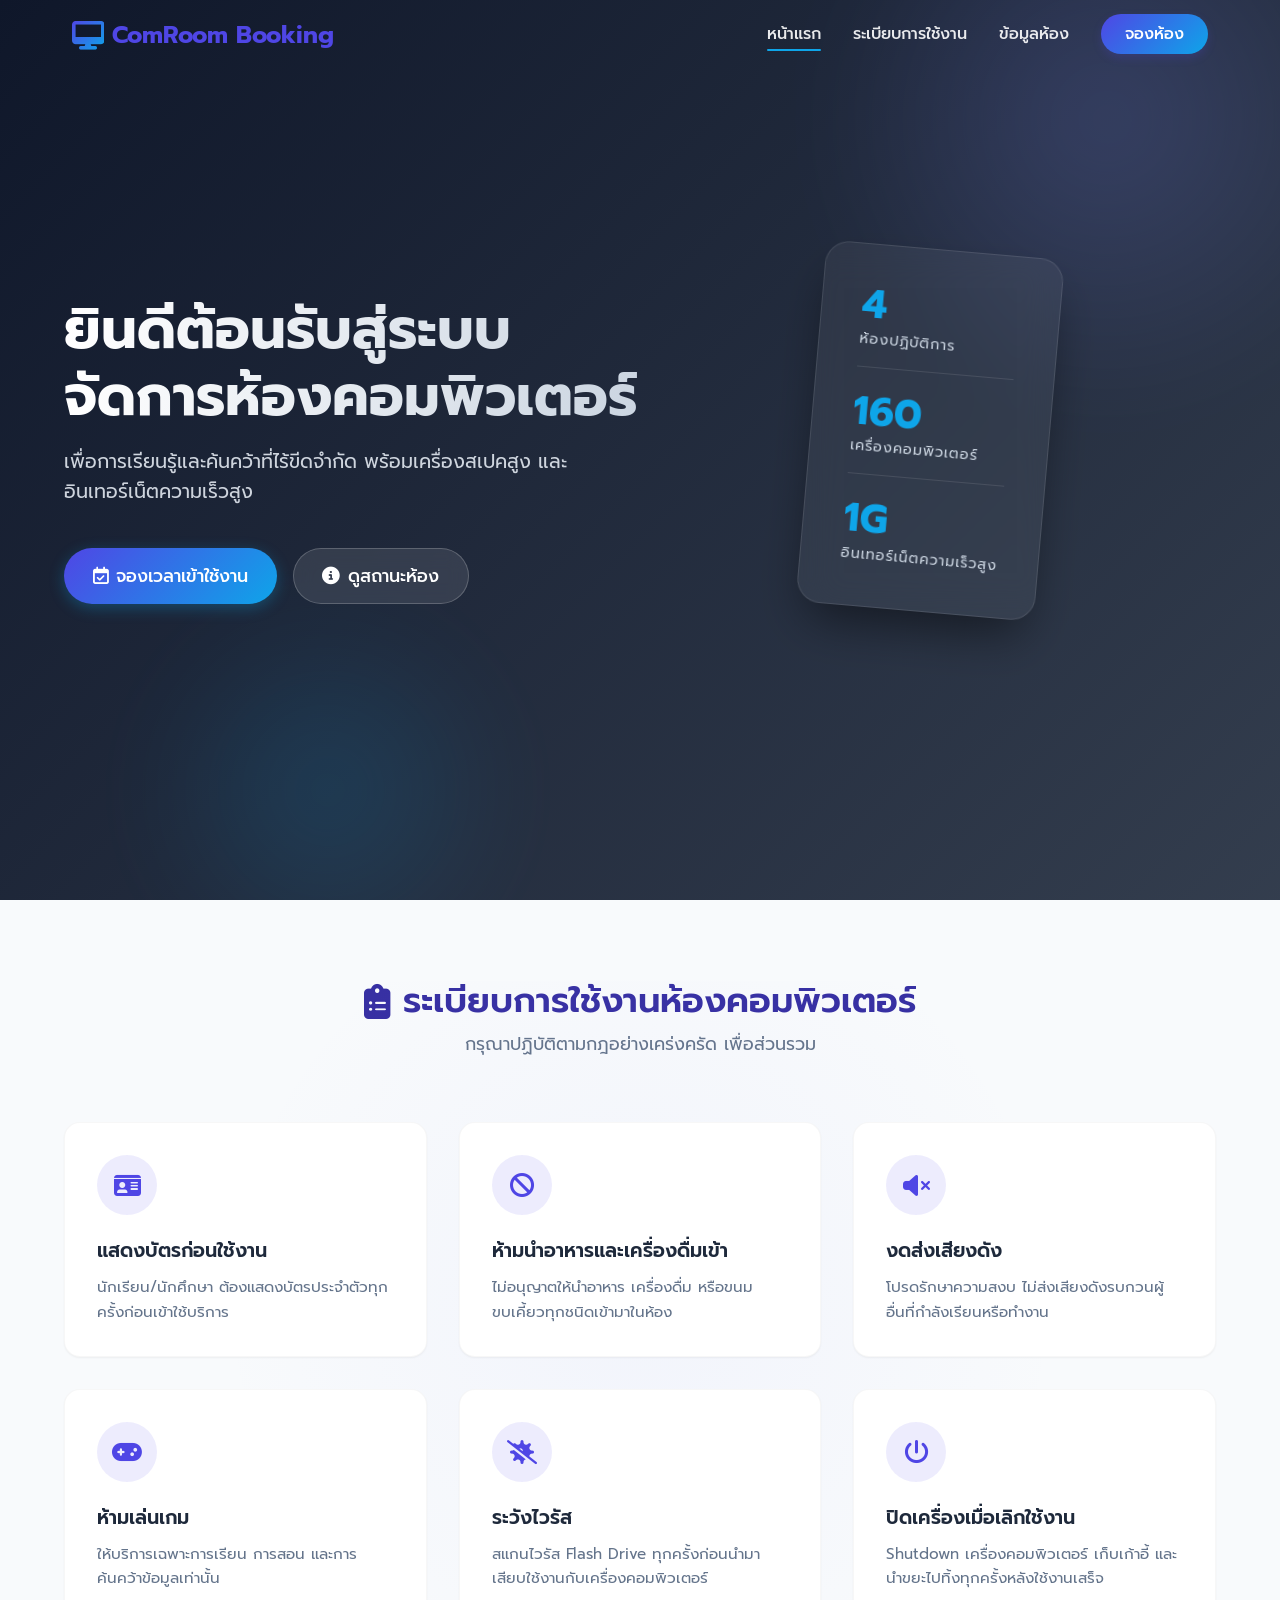
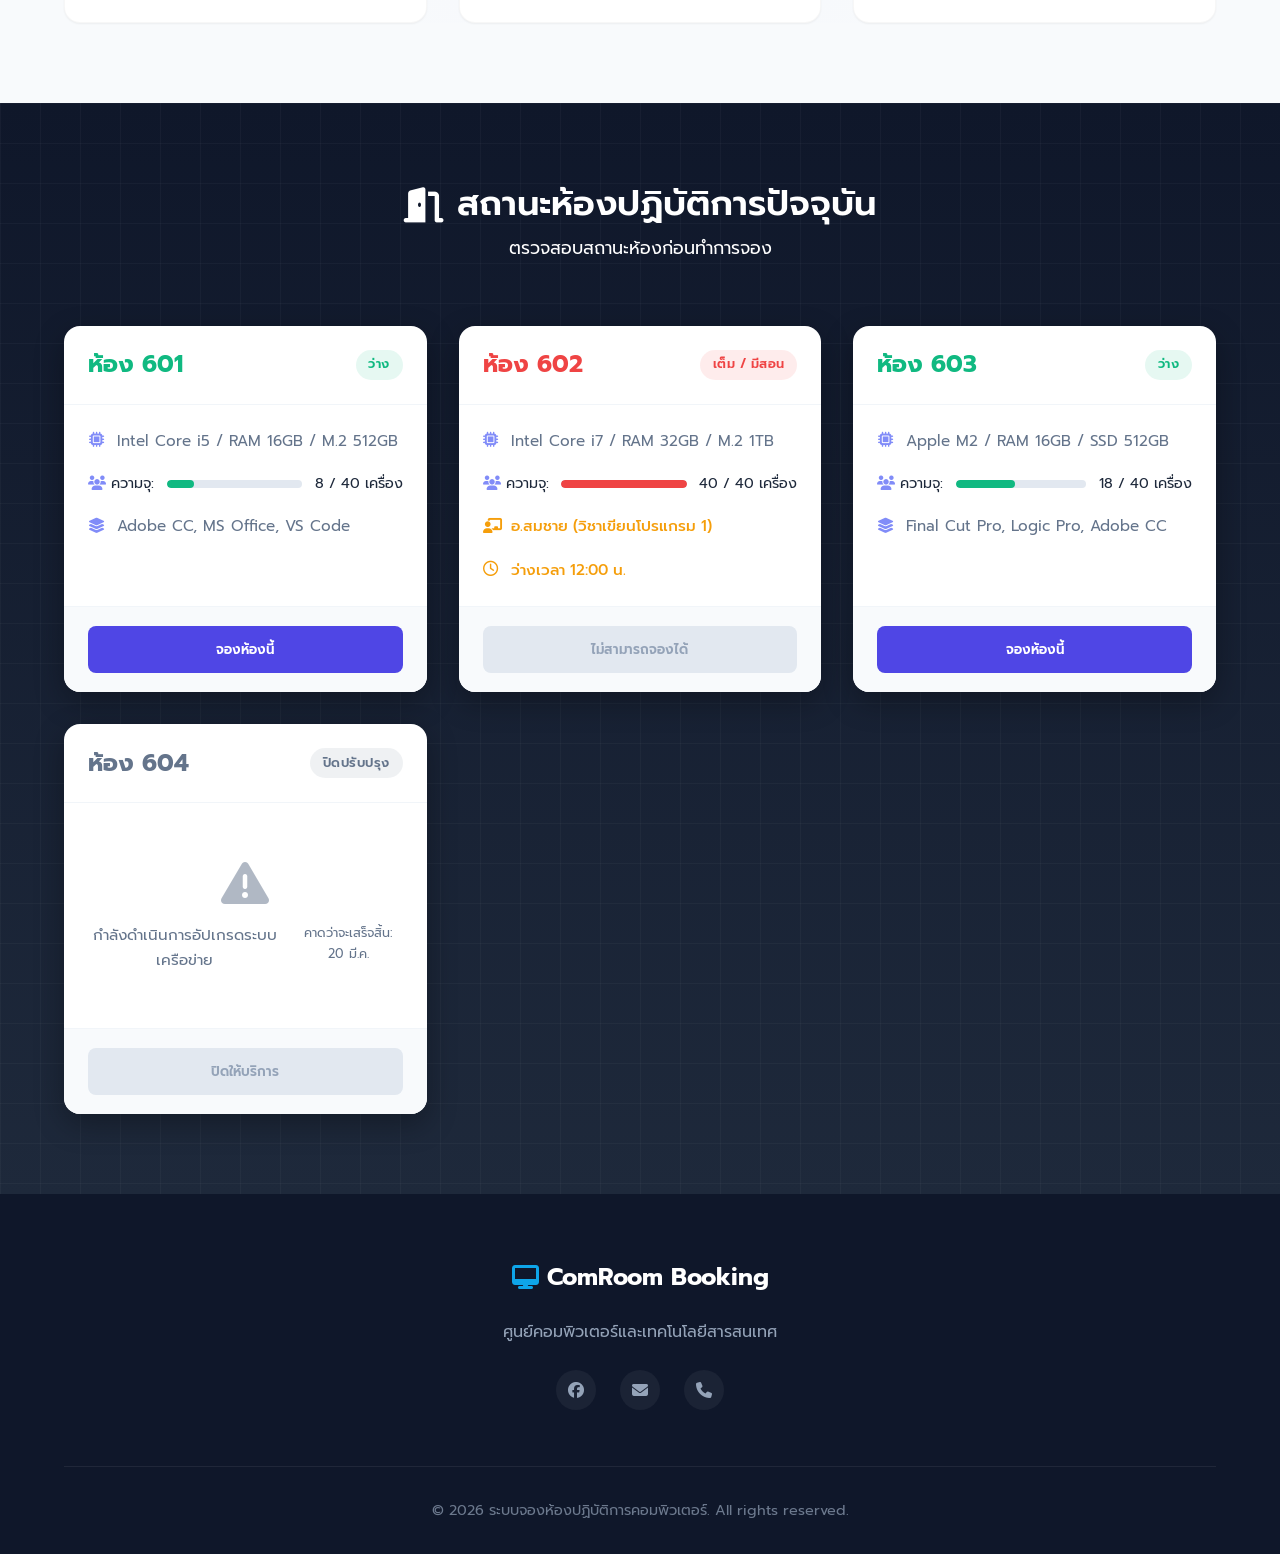
<file: computer-room.html>
<!DOCTYPE html>
<html lang="th">
<head>
    <meta charset="UTF-8">
    <meta name="viewport" content="width=device-width, initial-scale=1.0">
    <title>ระบบจองและจัดการห้องปฏิบัติการคอมพิวเตอร์</title>
    <link rel="stylesheet" href="computer-room.css">
    <link href="https://fonts.googleapis.com/css2?family=Prompt:wght@300;400;500;600;700&display=swap" rel="stylesheet">
    <!-- FontAwesome for Icons -->
    <link rel="stylesheet" href="https://cdnjs.cloudflare.com/ajax/libs/font-awesome/6.4.0/css/all.min.css">
</head>
<body>
    <!-- Navigation -->
    <nav class="navbar">
        <div class="nav-container">
            <div class="logo">
                <i class="fa-solid fa-desktop"></i>
                <span>ComRoom Booking</span>
            </div>
            <ul class="nav-links">
                <li><a href="#home" class="active">หน้าแรก</a></li>
                <li><a href="#rules">ระเบียบการใช้งาน</a></li>
                <li><a href="#rooms">ข้อมูลห้อง</a></li>
                <li><a href="#booking" class="btn-book">จองห้อง</a></li>
            </ul>
        </div>
    </nav>

    <!-- Hero Section -->
    <header id="home" class="hero">
        <div class="hero-content">
            <h1>ยินดีต้อนรับสู่ระบบจัดการห้องคอมพิวเตอร์</h1>
            <p>เพื่อการเรียนรู้และค้นคว้าที่ไร้ขีดจำกัด พร้อมเครื่องสเปคสูง และอินเทอร์เน็ตความเร็วสูง</p>
            <div class="hero-buttons">
                <a href="#booking" class="btn primary"><i class="fa-regular fa-calendar-check"></i> จองเวลาเข้าใช้งาน</a>
                <a href="#rooms" class="btn secondary"><i class="fa-solid fa-info-circle"></i> ดูสถานะห้อง</a>
            </div>
        </div>
        <div class="hero-image">
            <div class="glass-card info-card">
                <div class="stat">
                    <span class="number">4</span>
                    <span class="label">ห้องปฏิบัติการ</span>
                </div>
                <div class="stat">
                    <span class="number">160</span>
                    <span class="label">เครื่องคอมพิวเตอร์</span>
                </div>
                <div class="stat">
                    <span class="number">1G</span>
                    <span class="label">อินเทอร์เน็ตความเร็วสูง</span>
                </div>
            </div>
        </div>
    </header>

    <!-- Rules Section -->
    <section id="rules" class="rules-section">
        <div class="section-header">
            <h2><i class="fa-solid fa-clipboard-list"></i> ระเบียบการใช้งานห้องคอมพิวเตอร์</h2>
            <p>กรุณาปฏิบัติตามกฎอย่างเคร่งครัด เพื่อส่วนรวม</p>
        </div>
        
        <div class="rules-grid">
            <div class="rule-card">
                <div class="icon-wrapper"><i class="fa-solid fa-id-card"></i></div>
                <h3>แสดงบัตรก่อนใช้งาน</h3>
                <p>นักเรียน/นักศึกษา ต้องแสดงบัตรประจำตัวทุกครั้งก่อนเข้าใช้บริการ</p>
            </div>
            <div class="rule-card">
                <div class="icon-wrapper"><i class="fa-solid fa-ban"></i></div>
                <h3>ห้ามนำอาหารและเครื่องดื่มเข้า</h3>
                <p>ไม่อนุญาตให้นำอาหาร เครื่องดื่ม หรือขนมขบเคี้ยวทุกชนิดเข้ามาในห้อง</p>
            </div>
            <div class="rule-card">
                <div class="icon-wrapper"><i class="fa-solid fa-volume-xmark"></i></div>
                <h3>งดส่งเสียงดัง</h3>
                <p>โปรดรักษาความสงบ ไม่ส่งเสียงดังรบกวนผู้อื่นที่กำลังเรียนหรือทำงาน</p>
            </div>
            <div class="rule-card">
                <div class="icon-wrapper"><i class="fa-solid fa-gamepad"></i></div>
                <h3>ห้ามเล่นเกม</h3>
                <p>ให้บริการเฉพาะการเรียน การสอน และการค้นคว้าข้อมูลเท่านั้น</p>
            </div>
            <div class="rule-card">
                <div class="icon-wrapper"><i class="fa-solid fa-virus-slash"></i></div>
                <h3>ระวังไวรัส</h3>
                <p>สแกนไวรัส Flash Drive ทุกครั้งก่อนนำมาเสียบใช้งานกับเครื่องคอมพิวเตอร์</p>
            </div>
            <div class="rule-card">
                <div class="icon-wrapper"><i class="fa-solid fa-power-off"></i></div>
                <h3>ปิดเครื่องเมื่อเลิกใช้งาน</h3>
                <p>Shutdown เครื่องคอมพิวเตอร์ เก็บเก้าอี้ และนำขยะไปทิ้งทุกครั้งหลังใช้งานเสร็จ</p>
            </div>
        </div>
    </section>

    <!-- Rooms Status -->
    <section id="rooms" class="rooms-section">
        <div class="section-header white">
            <h2><i class="fa-solid fa-door-open"></i> สถานะห้องปฏิบัติการปัจจุบัน</h2>
            <p>ตรวจสอบสถานะห้องก่อนทำการจอง</p>
        </div>

        <div class="rooms-container">
            <!-- Room 1 (Available) -->
            <div class="room-card available">
                <div class="room-header">
                    <h3>ห้อง 601</h3>
                    <span class="status-badge">ว่าง</span>
                </div>
                <div class="room-body">
                    <p class="specs"><i class="fa-solid fa-microchip"></i> Intel Core i5 / RAM 16GB / M.2 512GB</p>
                    <div class="capacity">
                        <span><i class="fa-solid fa-users"></i> ความจุ:</span>
                        <div class="progress-bar">
                            <div class="progress" style="width: 20%;"></div>
                        </div>
                        <span>8 / 40 เครื่อง</span>
                    </div>
                    <p class="software"><i class="fa-solid fa-layer-group"></i> Adobe CC, MS Office, VS Code</p>
                </div>
                <div class="room-footer">
                    <button class="btn-small primary">จองห้องนี้</button>
                </div>
            </div>

            <!-- Room 2 (Full) -->
            <div class="room-card full">
                <div class="room-header">
                    <h3>ห้อง 602</h3>
                    <span class="status-badge">เต็ม / มีสอน</span>
                </div>
                <div class="room-body">
                    <p class="specs"><i class="fa-solid fa-microchip"></i> Intel Core i7 / RAM 32GB / M.2 1TB</p>
                    <div class="capacity">
                        <span><i class="fa-solid fa-users"></i> ความจุ:</span>
                        <div class="progress-bar">
                            <div class="progress" style="width: 100%;"></div>
                        </div>
                        <span>40 / 40 เครื่อง</span>
                    </div>
                    <p class="instructor"><i class="fa-solid fa-chalkboard-user"></i> อ.สมชาย (วิชาเขียนโปรแกรม 1)</p>
                    <p class="time-until"><i class="fa-regular fa-clock"></i> ว่างเวลา 12:00 น.</p>
                </div>
                <div class="room-footer">
                    <button class="btn-small disabled" disabled>ไม่สามารถจองได้</button>
                </div>
            </div>

            <!-- Room 3 (Available) -->
            <div class="room-card available">
                <div class="room-header">
                    <h3>ห้อง 603</h3>
                    <span class="status-badge">ว่าง</span>
                </div>
                <div class="room-body">
                    <p class="specs"><i class="fa-solid fa-microchip"></i> Apple M2 / RAM 16GB / SSD 512GB</p>
                    <div class="capacity">
                        <span><i class="fa-solid fa-users"></i> ความจุ:</span>
                        <div class="progress-bar">
                            <div class="progress" style="width: 45%;"></div>
                        </div>
                        <span>18 / 40 เครื่อง</span>
                    </div>
                    <p class="software"><i class="fa-solid fa-layer-group"></i> Final Cut Pro, Logic Pro, Adobe CC</p>
                </div>
                <div class="room-footer">
                    <button class="btn-small primary">จองห้องนี้</button>
                </div>
            </div>
            
            <!-- Room 4 (Maintenance) -->
            <div class="room-card maintenance">
                <div class="room-header">
                    <h3>ห้อง 604</h3>
                    <span class="status-badge">ปิดปรับปรุง</span>
                </div>
                <div class="room-body">
                    <div class="maintenance-alert">
                        <i class="fa-solid fa-triangle-exclamation"></i>
                        <p>กำลังดำเนินการอัปเกรดระบบเครือข่าย<br><small>คาดว่าจะเสร็จสิ้น: 20 มี.ค.</small></p>
                    </div>
                </div>
                <div class="room-footer">
                    <button class="btn-small disabled" disabled>ปิดให้บริการ</button>
                </div>
            </div>
        </div>
    </section>

    <!-- Footer -->
    <footer>
        <div class="footer-content">
            <div class="footer-logo">
                <i class="fa-solid fa-desktop"></i>
                <span>ComRoom Booking</span>
            </div>
            <p>ศูนย์คอมพิวเตอร์และเทคโนโลยีสารสนเทศ</p>
            <div class="social-links">
                <a href="#"><i class="fa-brands fa-facebook"></i></a>
                <a href="#"><i class="fa-solid fa-envelope"></i></a>
                <a href="#"><i class="fa-solid fa-phone"></i></a>
            </div>
            <p class="copyright">&copy; 2026 ระบบจองห้องปฏิบัติการคอมพิวเตอร์. All rights reserved.</p>
        </div>
    </footer>

    <script>
        // Simple sticky navbar effect
        window.addEventListener('scroll', () => {
            const nav = document.querySelector('.navbar');
            if (window.scrollY > 50) {
                nav.classList.add('scrolled');
            } else {
                nav.classList.remove('scrolled');
            }
        });
    </script>
</body>
</html>
</file>
<file: computer-room.css>
/* Variables */
:root {
    --primary: #4f46e5;       /* Indigo */
    --primary-light: #818cf8;
    --primary-dark: #3730a3;
    --secondary: #0ea5e9;     /* Sky blue */
    --accent: #f43f5e;        /* Rose */
    
    --success: #10b981;
    --warning: #f59e0b;
    --danger: #ef4444;
    --maintenance: #64748b;
    
    --bg-light: #f8fafc;
    --bg-dark: #0f172a;
    --card-bg: #ffffff;
    
    --text-main: #1e293b;
    --text-muted: #64748b;
    
    --shadow-sm: 0 1px 2px 0 rgb(0 0 0 / 0.05);
    --shadow-md: 0 4px 6px -1px rgb(0 0 0 / 0.1), 0 2px 4px -2px rgb(0 0 0 / 0.1);
    --shadow-lg: 0 10px 15px -3px rgb(0 0 0 / 0.1), 0 4px 6px -4px rgb(0 0 0 / 0.1);
    --shadow-glow: 0 0 20px rgba(79, 70, 229, 0.3);
    
    --radius-md: 0.5rem;
    --radius-lg: 1rem;
    --radius-xl: 1.5rem;
}

* {
    margin: 0;
    padding: 0;
    box-sizing: border-box;
}

html {
    scroll-behavior: smooth;
}

body {
    font-family: 'Prompt', sans-serif;
    background-color: var(--bg-light);
    color: var(--text-main);
    line-height: 1.6;
}

a {
    text-decoration: none;
    color: inherit;
}

/* Typography */
h1, h2, h3 {
    font-weight: 600;
    line-height: 1.2;
}

/* Navbar */
.navbar {
    position: fixed;
    top: 0;
    left: 0;
    width: 100%;
    z-index: 1000;
    padding: 1rem 0;
    transition: all 0.3s ease;
    background: transparent;
}

.navbar.scrolled {
    background: rgba(255, 255, 255, 0.95);
    backdrop-filter: blur(10px);
    box-shadow: var(--shadow-md);
    padding: 0.5rem 0;
}

.nav-container {
    max-width: 1200px;
    margin: 0 auto;
    padding: 0 2rem;
    display: flex;
    justify-content: space-between;
    align-items: center;
}

.logo {
    display: flex;
    align-items: center;
    gap: 0.5rem;
    font-size: 1.5rem;
    font-weight: 700;
    color: var(--primary);
}

.logo i {
    font-size: 1.8rem;
    background: linear-gradient(135deg, var(--primary), var(--secondary));
    -webkit-background-clip: text;
    -webkit-text-fill-color: transparent;
}

.nav-links {
    display: flex;
    list-style: none;
    gap: 2rem;
    align-items: center;
}

.nav-links a {
    font-weight: 500;
    color: var(--text-main);
    transition: color 0.3s ease;
    position: relative;
}

.navbar.scrolled .nav-links a {
    color: var(--text-main);
}

/* Before scrolling, text on hero might need to be white */
.navbar:not(.scrolled) .nav-links a:not(.btn-book) {
    color: rgba(255, 255, 255, 0.9);
}

.nav-links a:not(.btn-book):hover {
    color: var(--secondary);
}

.nav-links a.active::after {
    content: '';
    position: absolute;
    bottom: -5px;
    left: 0;
    width: 100%;
    height: 2px;
    background: var(--secondary);
    border-radius: 2px;
}

.btn-book {
    background: linear-gradient(135deg, var(--primary), var(--secondary));
    color: white !important;
    padding: 0.5rem 1.5rem;
    border-radius: 50px;
    font-weight: 500;
    box-shadow: 0 4px 10px rgba(79, 70, 229, 0.2);
    transition: transform 0.3s ease, box-shadow 0.3s ease;
}

.btn-book:hover {
    transform: translateY(-2px);
    box-shadow: 0 6px 15px rgba(79, 70, 229, 0.4);
}

/* Hero Section */
.hero {
    min-height: 100vh;
    background: linear-gradient(135deg, var(--bg-dark) 0%, rgba(30, 41, 59, 0.9) 100%),
                url('https://images.unsplash.com/photo-1571260899304-425dea597ee2?ixlib=rb-4.0.3&auto=format&fit=crop&w=1920&q=80') center/cover;
    position: relative;
    display: flex;
    align-items: center;
    padding: 0 5%;
    overflow: hidden;
}

/* Animated background glow */
.hero::before {
    content: '';
    position: absolute;
    top: -20%;
    right: -10%;
    width: 600px;
    height: 600px;
    background: radial-gradient(circle, var(--primary-light) 0%, transparent 70%);
    opacity: 0.2;
    border-radius: 50%;
    filter: blur(40px);
    animation: pulse 8s infinite alternate;
}

.hero::after {
    content: '';
    position: absolute;
    bottom: -10%;
    left: 10%;
    width: 400px;
    height: 400px;
    background: radial-gradient(circle, var(--secondary) 0%, transparent 70%);
    opacity: 0.15;
    border-radius: 50%;
    filter: blur(40px);
    animation: pulse 6s infinite alternate-reverse;
}

@keyframes pulse {
    0% { transform: scale(1); opacity: 0.15; }
    100% { transform: scale(1.2); opacity: 0.3; }
}

.hero-content {
    flex: 1;
    color: white;
    z-index: 10;
    max-width: 600px;
}

.hero h1 {
    font-size: 3.5rem;
    font-weight: 700;
    margin-bottom: 1rem;
    background: linear-gradient(to right, #fff, #cbd5e1);
    -webkit-background-clip: text;
    -webkit-text-fill-color: transparent;
    line-height: 1.2;
}

.hero p {
    font-size: 1.2rem;
    color: #e2e8f0;
    margin-bottom: 2.5rem;
    opacity: 0.9;
}

.hero-buttons {
    display: flex;
    gap: 1rem;
}

.btn {
    padding: 0.8rem 1.8rem;
    border-radius: 50px;
    font-weight: 500;
    font-size: 1.1rem;
    display: flex;
    align-items: center;
    gap: 0.5rem;
    transition: all 0.3s;
    cursor: pointer;
    border: none;
}

.btn.primary {
    background: linear-gradient(135deg, var(--primary), var(--secondary));
    color: white;
    box-shadow: 0 4px 15px rgba(14, 165, 233, 0.3);
}

.btn.primary:hover {
    transform: translateY(-3px);
    box-shadow: 0 8px 25px rgba(14, 165, 233, 0.5);
}

.btn.secondary {
    background: rgba(255, 255, 255, 0.1);
    color: white;
    backdrop-filter: blur(10px);
    border: 1px solid rgba(255, 255, 255, 0.2);
}

.btn.secondary:hover {
    background: rgba(255, 255, 255, 0.2);
    transform: translateY(-3px);
}

.hero-image {
    flex: 1;
    display: flex;
    justify-content: center;
    align-items: center;
    z-index: 10;
}

.glass-card {
    background: rgba(255, 255, 255, 0.05);
    backdrop-filter: blur(20px);
    border: 1px solid rgba(255, 255, 255, 0.1);
    border-radius: var(--radius-xl);
    padding: 2.5rem;
    display: flex;
    flex-direction: column;
    gap: 1.5rem;
    box-shadow: 0 25px 50px -12px rgba(0, 0, 0, 0.5);
    transform: rotate(5deg) translateY(-20px);
    transition: transform 0.5s cubic-bezier(0.175, 0.885, 0.32, 1.275);
}

.glass-card:hover {
    transform: rotate(0) translateY(0);
}

.stat {
    display: flex;
    flex-direction: column;
    align-items: flex-start;
    border-bottom: 1px solid rgba(255, 255, 255, 0.1);
    padding-bottom: 1rem;
}

.stat:last-child {
    border-bottom: none;
    padding-bottom: 0;
}

.stat .number {
    font-size: 2.5rem;
    font-weight: 700;
    color: var(--secondary);
    line-height: 1;
}

.stat .label {
    color: #cbd5e1;
    font-size: 0.9rem;
    text-transform: uppercase;
    letter-spacing: 1px;
    margin-top: 0.2rem;
}

/* Sections Common */
section {
    padding: 5rem 5%;
}

.section-header {
    text-align: center;
    margin-bottom: 4rem;
}

.section-header h2 {
    font-size: 2.2rem;
    color: var(--primary-dark);
    margin-bottom: 0.5rem;
    display: inline-flex;
    align-items: center;
    gap: 0.8rem;
}

.section-header.white h2, 
.section-header.white p {
    color: white;
}

.section-header p {
    color: var(--text-muted);
    font-size: 1.1rem;
}

/* Rules Section */
.rules-section {
    background-color: var(--bg-light);
    position: relative;
}

/* Background blob */
.rules-section::before {
    content: '';
    position: absolute;
    top: 50%;
    left: 50%;
    transform: translate(-50%, -50%);
    width: 80%;
    height: 80%;
    background: radial-gradient(circle, rgba(130, 140, 248, 0.05) 0%, transparent 70%);
    z-index: 0;
}

.rules-grid {
    display: grid;
    grid-template-columns: repeat(auto-fit, minmax(300px, 1fr));
    gap: 2rem;
    max-width: 1200px;
    margin: 0 auto;
    position: relative;
    z-index: 1;
}

.rule-card {
    background: white;
    border-radius: var(--radius-lg);
    padding: 2rem;
    box-shadow: var(--shadow-sm);
    transition: all 0.3s cubic-bezier(0.25, 0.8, 0.25, 1);
    position: relative;
    overflow: hidden;
    border: 1px solid rgba(0,0,0,0.03);
}

.rule-card::before {
    content: '';
    position: absolute;
    top: 0;
    left: 0;
    width: 4px;
    height: 100%;
    background: var(--primary);
    transform: scaleY(0);
    transition: transform 0.3s ease;
    transform-origin: bottom;
}

.rule-card:hover {
    box-shadow: var(--shadow-lg);
    transform: translateY(-5px);
}

.rule-card:hover::before {
    transform: scaleY(1);
    transform-origin: top;
}

.rule-card .icon-wrapper {
    width: 60px;
    height: 60px;
    background: rgba(79, 70, 229, 0.1);
    color: var(--primary);
    border-radius: 50%;
    display: flex;
    justify-content: center;
    align-items: center;
    font-size: 1.5rem;
    margin-bottom: 1.5rem;
    transition: all 0.3s ease;
}

.rule-card:hover .icon-wrapper {
    background: var(--primary);
    color: white;
    transform: scale(1.1) rotate(5deg);
}

.rule-card h3 {
    margin-bottom: 0.8rem;
    color: var(--text-main);
    font-size: 1.2rem;
}

.rule-card p {
    color: var(--text-muted);
    font-size: 0.95rem;
}

/* Rooms Section */
.rooms-section {
    background: linear-gradient(180deg, var(--bg-dark) 0%, #1e293b 100%);
    position: relative;
}

/* Grid pattern overlay */
.rooms-section::before {
    content: '';
    position: absolute;
    top: 0; right: 0; bottom: 0; left: 0;
    background-image: 
        linear-gradient(rgba(255,255,255,0.03) 1px, transparent 1px),
        linear-gradient(90deg, rgba(255,255,255,0.03) 1px, transparent 1px);
    background-size: 40px 40px;
}

.rooms-container {
    display: grid;
    grid-template-columns: repeat(auto-fit, minmax(280px, 1fr));
    gap: 2rem;
    max-width: 1200px;
    margin: 0 auto;
    position: relative;
    z-index: 1;
}

.room-card {
    background: white;
    border-radius: var(--radius-lg);
    overflow: hidden;
    display: flex;
    flex-direction: column;
    box-shadow: 0 10px 30px rgba(0,0,0,0.3);
    transition: transform 0.3s ease, box-shadow 0.3s ease;
}

.room-card:hover {
    transform: translateY(-10px);
    box-shadow: 0 20px 40px rgba(0,0,0,0.4);
}

.room-header {
    padding: 1.5rem;
    display: flex;
    justify-content: space-between;
    align-items: center;
    border-bottom: 1px solid #f1f5f9;
}

.room-header h3 {
    font-size: 1.5rem;
    font-weight: 700;
}

.status-badge {
    padding: 0.3rem 0.8rem;
    border-radius: 50px;
    font-size: 0.8rem;
    font-weight: 600;
    text-transform: uppercase;
    letter-spacing: 0.5px;
}

/* Status Colors */
.room-card.available .room-header h3 { color: var(--success); }
.room-card.available .status-badge { background: rgba(16, 185, 129, 0.1); color: var(--success); }

.room-card.full .room-header h3 { color: var(--danger); }
.room-card.full .status-badge { background: rgba(239, 68, 68, 0.1); color: var(--danger); }

.room-card.maintenance .room-header h3 { color: var(--maintenance); }
.room-card.maintenance .status-badge { background: rgba(100, 116, 139, 0.1); color: var(--maintenance); }

.room-body {
    padding: 1.5rem;
    flex: 1;
    display: flex;
    flex-direction: column;
    gap: 1.2rem;
}

.room-body p {
    font-size: 0.95rem;
    color: var(--text-muted);
    display: flex;
    align-items: flex-start;
    gap: 0.8rem;
}

.room-body p i {
    color: var(--primary-light);
    margin-top: 0.2rem;
    width: 16px;
    text-align: center;
}

.capacity {
    display: flex;
    align-items: center;
    gap: 0.8rem;
    font-size: 0.9rem;
    color: var(--text-main);
}

.capacity i { color: var(--primary-light); }

.progress-bar {
    flex: 1;
    height: 8px;
    background: #e2e8f0;
    border-radius: 4px;
    overflow: hidden;
}

.progress {
    height: 100%;
    border-radius: 4px;
    transition: width 1s ease-in-out;
}

.room-card.available .progress { background: var(--success); }
.room-card.full .progress { background: var(--danger); }

.instructor, .time-until {
    font-weight: 500;
    color: var(--warning) !important;
}

.instructor i, .time-until i { color: var(--warning) !important; }

.maintenance-alert {
    display: flex;
    flex-direction: column;
    align-items: center;
    justify-content: center;
    text-align: center;
    height: 100%;
    padding: 2rem 0;
    color: var(--maintenance);
}

.maintenance-alert i {
    font-size: 3rem;
    margin-bottom: 1rem;
    opacity: 0.5;
}

.room-footer {
    padding: 1.2rem 1.5rem;
    background: #f8fafc;
    border-top: 1px solid #f1f5f9;
}

.btn-small {
    width: 100%;
    padding: 0.8rem;
    border: none;
    border-radius: var(--radius-md);
    font-weight: 600;
    font-family: inherit;
    cursor: pointer;
    transition: all 0.3s;
}

.btn-small.primary {
    background: var(--primary);
    color: white;
}

.btn-small.primary:hover {
    background: var(--primary-dark);
}

.btn-small.disabled {
    background: #e2e8f0;
    color: #94a3b8;
    cursor: not-allowed;
}

/* Footer */
footer {
    background: var(--bg-dark);
    padding: 4rem 5% 2rem;
    color: #94a3b8;
    text-align: center;
}

.footer-content {
    max-width: 1200px;
    margin: 0 auto;
    display: flex;
    flex-direction: column;
    align-items: center;
    gap: 1.5rem;
}

.footer-logo {
    display: flex;
    align-items: center;
    gap: 0.5rem;
    font-size: 1.5rem;
    font-weight: 700;
    color: white;
}

.footer-logo i { color: var(--secondary); }

.social-links {
    display: flex;
    gap: 1.5rem;
}

.social-links a {
    width: 40px;
    height: 40px;
    border-radius: 50%;
    background: rgba(255,255,255,0.05);
    display: flex;
    justify-content: center;
    align-items: center;
    transition: all 0.3s;
}

.social-links a:hover {
    background: var(--primary);
    color: white;
    transform: translateY(-3px);
}

.copyright {
    margin-top: 2rem;
    font-size: 0.9rem;
    opacity: 0.7;
    border-top: 1px solid rgba(255,255,255,0.1);
    padding-top: 2rem;
    width: 100%;
}

/* Responsive */
@media (max-width: 900px) {
    .nav-links {
        display: none; /* In a real app, implement a hamburger menu */
    }
    
    .hero {
        flex-direction: column;
        padding-top: 120px;
        text-align: center;
    }
    
    .hero-content {
        margin-bottom: 4rem;
    }
    
    .hero h1 { font-size: 2.5rem; }
    
    .hero-buttons {
        justify-content: center;
    }
    
    .glass-card {
        transform: none;
    }
    
    .glass-card:hover { transform: none; }
}

@media (max-width: 600px) {
    .hero h1 { font-size: 2rem; }
    .hero-buttons { flex-direction: column; }
    
    .section-header h2 { font-size: 1.8rem; }
}
</file>
